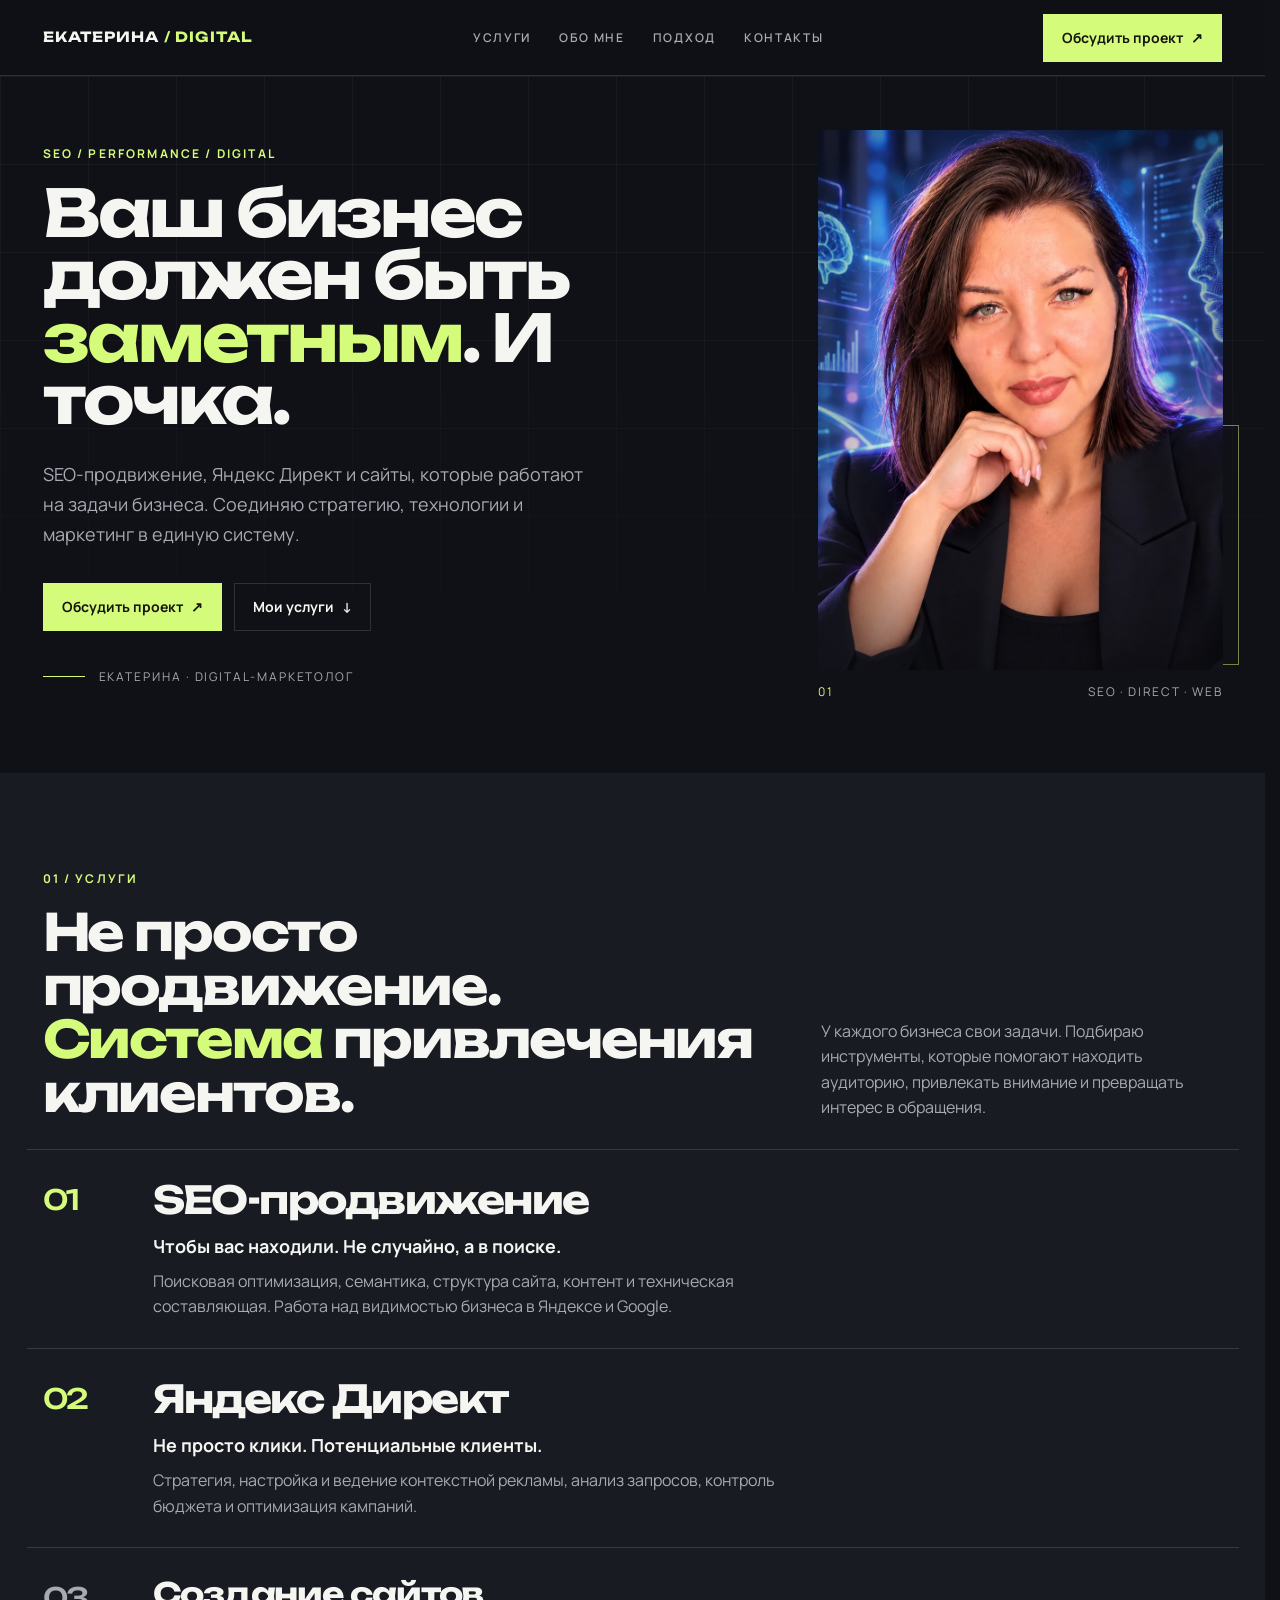
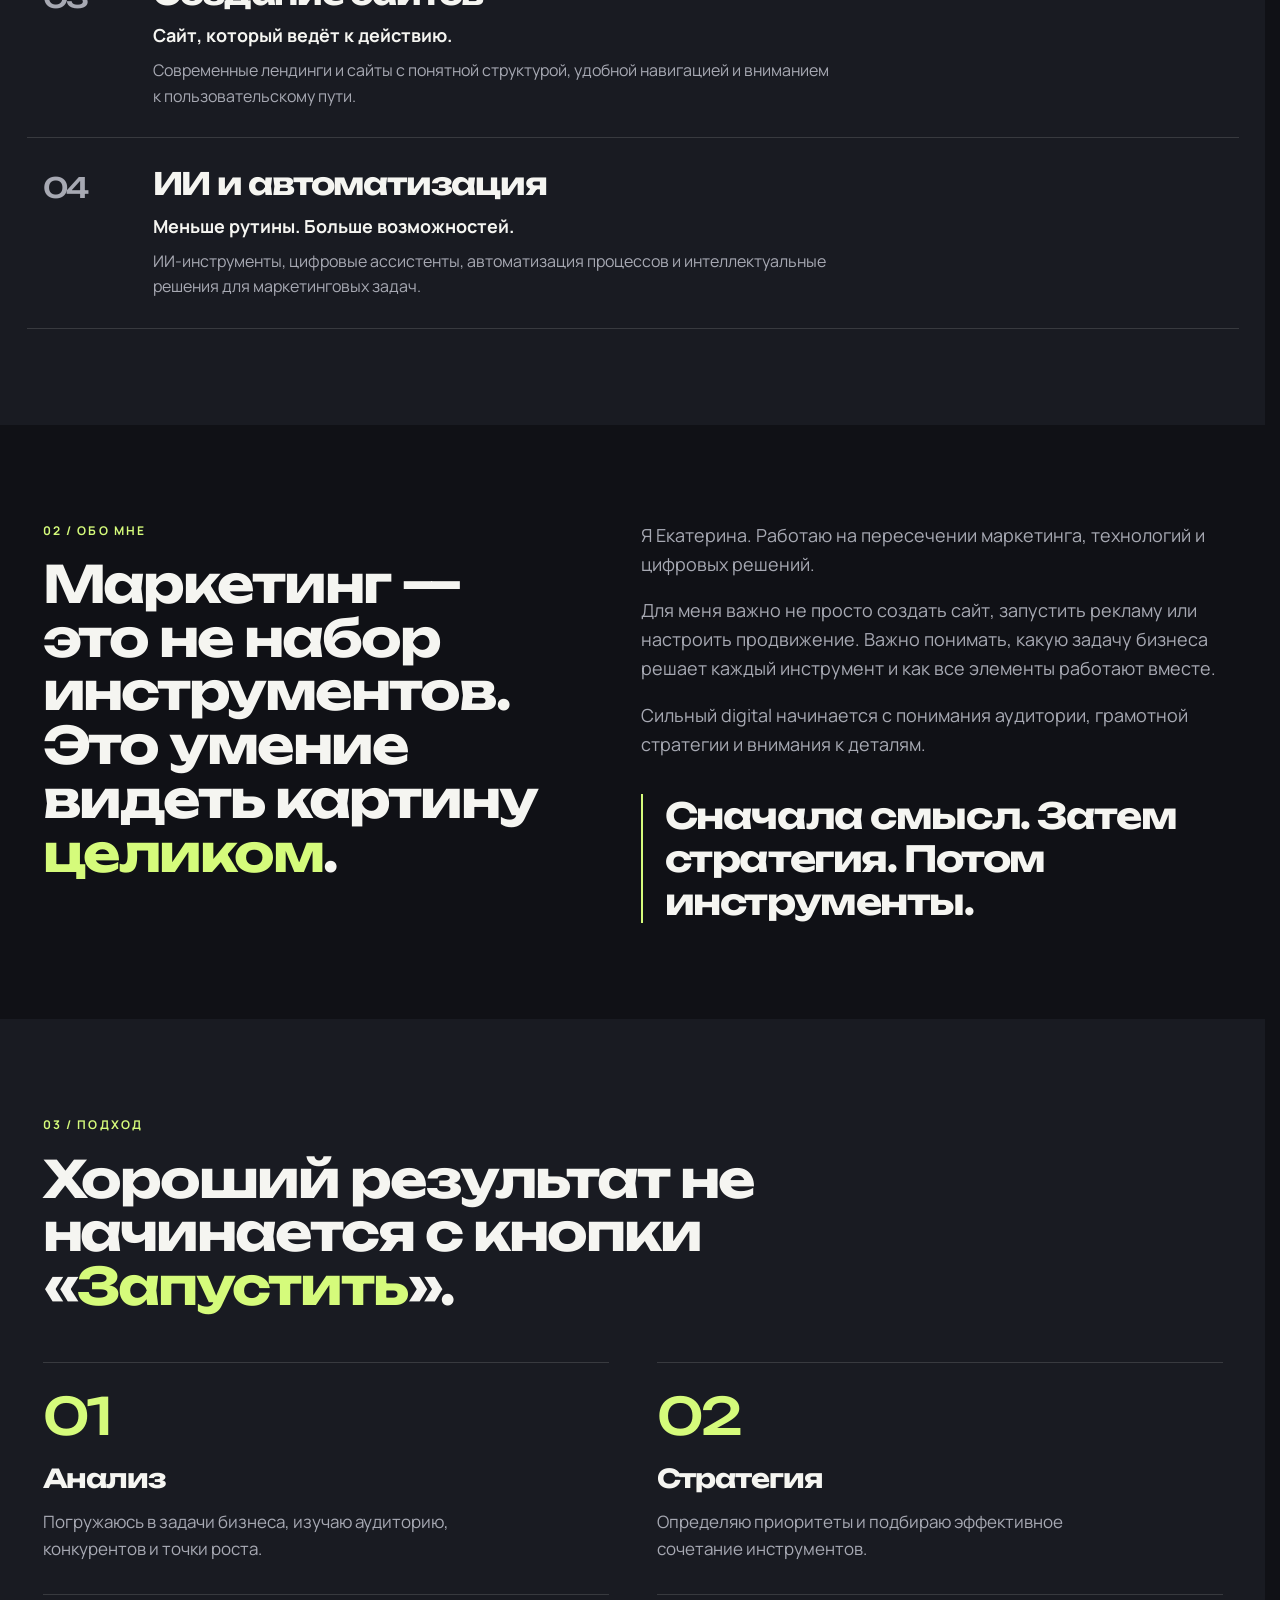
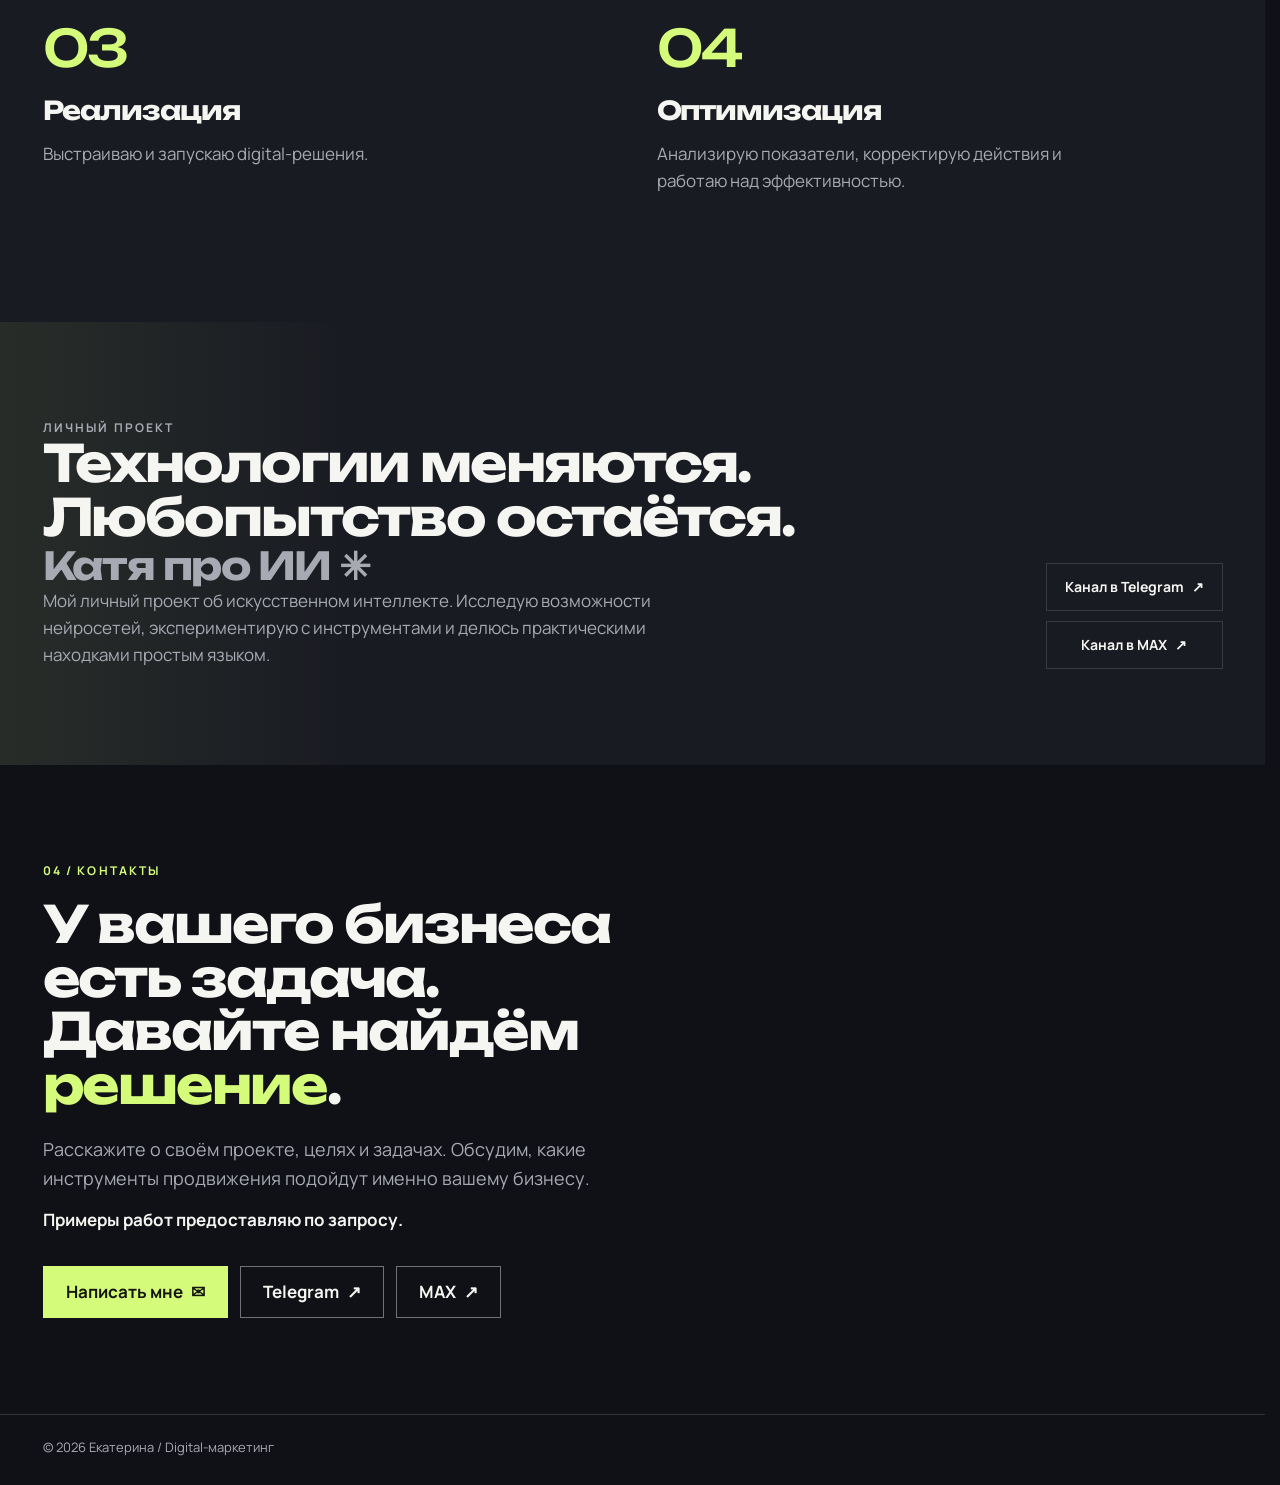
<file: index.html>
<!doctype html>
<html lang="ru">
<head>
<meta charset="utf-8">
<script>document.documentElement.classList.add("js");</script>
<!-- Канонический адрес: https://kat-web.ru/ -->
<meta name="viewport" content="width=device-width, initial-scale=1">
<meta name="theme-color" content="#101116">
<title>Екатерина — SEO-продвижение и Яндекс Директ | Digital-маркетолог</title>
<meta name="description" content="SEO-продвижение сайтов, настройка и ведение Яндекс Директ, создание сайтов и цифровые решения для бизнеса. Екатерина — специалист по digital-маркетингу. Обсудить проект.">
<meta name="robots" content="index, follow, max-image-preview:large">
<link rel="canonical" href="https://kat-web.ru/">
<meta property="og:locale" content="ru_RU">
<meta property="og:type" content="website">
<meta property="og:site_name" content="Екатерина — Digital-маркетинг">
<meta property="og:title" content="Екатерина — SEO-продвижение и Яндекс Директ | Digital-маркетолог">
<meta property="og:description" content="SEO-продвижение сайтов, настройка и ведение Яндекс Директ, создание сайтов и цифровые решения для бизнеса. Екатерина — специалист по digital-маркетингу. Обсудить проект.">
<meta property="og:url" content="https://kat-web.ru/">
<meta property="og:image" content="https://kat-web.ru/og-image.jpg">
<meta property="og:image:secure_url" content="https://kat-web.ru/og-image.jpg">
<meta property="og:image:type" content="image/jpeg">
<meta property="og:image:width" content="1200">
<meta property="og:image:height" content="630">
<meta property="og:image:alt" content="Екатерина — digital-маркетинг: SEO-продвижение и Яндекс Директ">
<meta name="twitter:card" content="summary_large_image">
<meta name="twitter:title" content="Екатерина — SEO-продвижение и Яндекс Директ | Digital-маркетолог">
<meta name="twitter:description" content="SEO-продвижение сайтов, настройка и ведение Яндекс Директ, создание сайтов и цифровые решения для бизнеса. Екатерина — специалист по digital-маркетингу. Обсудить проект.">
<meta name="twitter:image" content="https://kat-web.ru/og-image.jpg">
<link rel="icon" href="favicon.svg" type="image/svg+xml">
<link rel="preload" href="assets/fonts/unbounded-cyrillic.woff2" as="font" type="font/woff2" crossorigin>
<link rel="preload" as="image" href="assets/images/ekaterina.webp" type="image/webp" fetchpriority="high">
<link rel="stylesheet" href="assets/css/style.css">
<!-- Яндекс Вебмастер: после подтверждения сайта добавьте сюда <meta name="yandex-verification" content="КОД"> -->
<script type="application/ld+json">
{
  "@context": "https://schema.org",
  "@type": "Person",
  "name": "Екатерина",
  "jobTitle": "Специалист по digital-маркетингу",
  "description": "Digital-маркетинг: SEO-продвижение, контекстная реклама в Яндекс Директ, создание сайтов и внедрение цифровых инструментов.",
  "email": "katweb@bk.ru",
  "url": "https://kat-web.ru/",
  "image": "https://kat-web.ru/assets/images/ekaterina.webp",
  "sameAs": [
    "https://t.me/KaterinaAbora",
    "https://t.me/ai_s_katey",
    "https://max.ru/u/f9LHodD0cOK8-HxPPA3dqg0-fHJSx7zQ30fWcVkNC36_o7ZW6KzvtNd_kcQ",
    "https://max.ru/channel_katya_pro_al"
  ],
  "knowsAbout": [
    "Digital-маркетинг",
    "SEO",
    "Контекстная реклама",
    "Яндекс Директ",
    "Создание сайтов"
  ]
}
</script>
<noscript>
  <style>
    .reveal { opacity: 1 !important; transform: none !important; }
    @media (max-width: 960px) {
      .nav-toggle { display: none !important; }
      .nav {
        display: flex !important;
        position: static !important;
        width: 100%;
        margin-top: 8px;
        border: 0;
        background: transparent;
        padding: 0;
      }
      .header-inner { flex-wrap: wrap; height: auto; padding: 12px 0; }
    }
  </style>
</noscript>
</head>
<body>
<a class="skip-link" href="#hero-title">К содержанию</a>
<header class="header" id="top">
  <div class="container header-inner">
    <a class="brand" href="#top" aria-label="Екатерина — начало страницы">ЕКАТЕРИНА<span class="brand-suffix"> / DIGITAL</span></a>
    <nav class="nav" id="site-nav" aria-label="Основное меню">
      <a href="#services">Услуги</a>
      <a href="#about">Обо мне</a>
      <a href="#approach">Подход</a>
      <a href="#contacts">Контакты</a>
    </nav>
    <div class="header-tools">
      <a class="pill" href="https://t.me/KaterinaAbora" target="_blank" rel="noopener noreferrer" aria-label="Обсудить проект в Telegram">
        <span class="pill-full">Обсудить проект</span>
        <span class="pill-short">Обсудить</span>
        <span aria-hidden="true">↗</span>
      </a>
      <button class="nav-toggle" type="button" aria-expanded="false" aria-controls="site-nav" aria-label="Открыть меню">
        <span class="nav-toggle-icon" aria-hidden="true"><span></span><span></span><span></span></span>
      </button>
    </div>
  </div>
</header>
<main id="content">
  <section class="hero" aria-labelledby="hero-title">
    <div class="container hero-grid">
      <div class="hero-copy">
        <p class="eyebrow">SEO / Performance / Digital</p>
        <h1 id="hero-title" tabindex="-1">Ваш бизнес должен быть <em>заметным</em>. И точка.</h1>
        <p class="lead">SEO-продвижение, Яндекс Директ и сайты, которые работают на задачи бизнеса. Соединяю стратегию, технологии и маркетинг в единую систему.</p>
        <div class="buttons">
          <a class="button primary" href="https://t.me/KaterinaAbora" target="_blank" rel="noopener noreferrer">Обсудить проект <span aria-hidden="true">↗</span></a>
          <a class="button secondary" href="#services">Мои услуги <span aria-hidden="true">↓</span></a>
        </div>
        <p class="hero-rail">Екатерина · digital-маркетолог</p>
      </div>
      <div class="portrait-wrap">
        <div class="portrait-mark" aria-hidden="true"></div>
        <div class="portrait-frame">
          <img src="assets/images/ekaterina.webp" width="1200" height="1200" alt="Екатерина — специалист по digital-маркетингу" fetchpriority="high">
        </div>
        <p class="portrait-caption"><span>01</span> SEO · Direct · Web</p>
      </div>
    </div>
  </section>

  <section class="section section-alt" id="services" tabindex="-1" aria-labelledby="services-title">
    <div class="container">
      <div class="section-head reveal">
        <div>
          <p class="eyebrow">01 / Услуги</p>
          <h2 id="services-title">Не просто продвижение. <em>Система</em> привлечения клиентов.</h2>
        </div>
        <p class="section-desc">У каждого бизнеса свои задачи. Подбираю инструменты, которые помогают находить аудиторию, привлекать внимание и превращать интерес в обращения.</p>
      </div>
      <div class="services">
        <article class="service service-priority reveal">
          <span class="service-index">01</span>
          <div>
            <h3>SEO-продвижение</h3>
            <p class="service-line">Чтобы вас находили. Не случайно, а в поиске.</p>
            <p>Поисковая оптимизация, семантика, структура сайта, контент и техническая составляющая. Работа над видимостью бизнеса в Яндексе и Google.</p>
          </div>
        </article>
        <article class="service service-priority reveal">
          <span class="service-index">02</span>
          <div>
            <h3>Яндекс Директ</h3>
            <p class="service-line">Не просто клики. Потенциальные клиенты.</p>
            <p>Стратегия, настройка и ведение контекстной рекламы, анализ запросов, контроль бюджета и оптимизация кампаний.</p>
          </div>
        </article>
        <article class="service reveal">
          <span class="service-index">03</span>
          <div>
            <h3>Создание сайтов</h3>
            <p class="service-line">Сайт, который ведёт к действию.</p>
            <p>Современные лендинги и сайты с понятной структурой, удобной навигацией и вниманием к пользовательскому пути.</p>
          </div>
        </article>
        <article class="service reveal">
          <span class="service-index">04</span>
          <div>
            <h3>ИИ и автоматизация</h3>
            <p class="service-line">Меньше рутины. Больше возможностей.</p>
            <p>ИИ-инструменты, цифровые ассистенты, автоматизация процессов и интеллектуальные решения для маркетинговых задач.</p>
          </div>
        </article>
      </div>
    </div>
  </section>

  <section class="section" id="about" tabindex="-1" aria-labelledby="about-title">
    <div class="container about-grid">
      <div class="reveal">
        <p class="eyebrow">02 / Обо мне</p>
        <h2 id="about-title">Маркетинг — это не набор инструментов. Это умение видеть картину <em>целиком</em>.</h2>
      </div>
      <div class="about-copy reveal">
        <p>Я Екатерина. Работаю на пересечении маркетинга, технологий и цифровых решений.</p>
        <p>Для меня важно не просто создать сайт, запустить рекламу или настроить продвижение. Важно понимать, какую задачу бизнеса решает каждый инструмент и как все элементы работают вместе.</p>
        <p>Сильный digital начинается с понимания аудитории, грамотной стратегии и внимания к деталям.</p>
        <blockquote class="quote">Сначала смысл. Затем стратегия. Потом инструменты.</blockquote>
      </div>
    </div>
  </section>

  <section class="section section-alt" id="approach" tabindex="-1" aria-labelledby="approach-title">
    <div class="container">
      <div class="reveal">
        <p class="eyebrow">03 / Подход</p>
        <h2 id="approach-title">Хороший результат не начинается с кнопки «<em>Запустить</em>».</h2>
      </div>
      <ol class="steps">
        <li class="step reveal"><span>01</span><h3>Анализ</h3><p>Погружаюсь в задачи бизнеса, изучаю аудиторию, конкурентов и точки роста.</p></li>
        <li class="step reveal"><span>02</span><h3>Стратегия</h3><p>Определяю приоритеты и подбираю эффективное сочетание инструментов.</p></li>
        <li class="step reveal"><span>03</span><h3>Реализация</h3><p>Выстраиваю и запускаю digital-решения.</p></li>
        <li class="step reveal"><span>04</span><h3>Оптимизация</h3><p>Анализирую показатели, корректирую действия и работаю над эффективностью.</p></li>
      </ol>
    </div>
  </section>

  <section class="section journal" aria-labelledby="project-title">
    <div class="container journal-grid">
      <div class="reveal">
        <p class="eyebrow">Личный проект</p>
        <h2 id="project-title">Технологии меняются. Любопытство остаётся.</h2>
        <p class="journal-kicker">Катя про ИИ ✳</p>
        <p>Мой личный проект об искусственном интеллекте. Исследую возможности нейросетей, экспериментирую с инструментами и делюсь практическими находками простым языком.</p>
      </div>
      <div class="side-links reveal">
        <a class="chip" href="https://t.me/ai_s_katey" target="_blank" rel="noopener noreferrer">Канал в Telegram <span aria-hidden="true">↗</span></a>
        <a class="chip" href="https://max.ru/channel_katya_pro_al" target="_blank" rel="noopener noreferrer">Канал в MAX <span aria-hidden="true">↗</span></a>
      </div>
    </div>
  </section>

  <section class="section contact" id="contacts" tabindex="-1" aria-labelledby="contacts-title">
    <div class="container">
      <div class="reveal">
        <p class="eyebrow">04 / Контакты</p>
        <h2 id="contacts-title">У вашего бизнеса есть задача. Давайте найдём <em>решение</em>.</h2>
        <p class="contact-lead">Расскажите о своём проекте, целях и задачах. Обсудим, какие инструменты продвижения подойдут именно вашему бизнесу.</p>
        <p class="contact-note">Примеры работ предоставляю по запросу.</p>
      </div>
      <address class="contact-links">
        <a class="contact-mail" href="mailto:katweb@bk.ru">Написать мне <span aria-hidden="true">✉</span></a>
        <a href="https://t.me/KaterinaAbora" target="_blank" rel="noopener noreferrer">Telegram <span aria-hidden="true">↗</span></a>
        <a href="https://max.ru/u/f9LHodD0cOK8-HxPPA3dqg0-fHJSx7zQ30fWcVkNC36_o7ZW6KzvtNd_kcQ" target="_blank" rel="noopener noreferrer">MAX <span aria-hidden="true">↗</span></a>
      </address>
    </div>
  </section>
</main>
<footer class="footer">
  <div class="container footer-inner">
    <span>© <span id="year">2026</span> Екатерина / Digital-маркетинг</span>
  </div>
</footer>
<!-- Яндекс Метрика: вставьте код счётчика сюда, когда появится номер счётчика. Не добавляйте код с пустым или вымышленным id. -->
<script src="assets/js/main.js" defer></script>
</body>
</html>
</file>
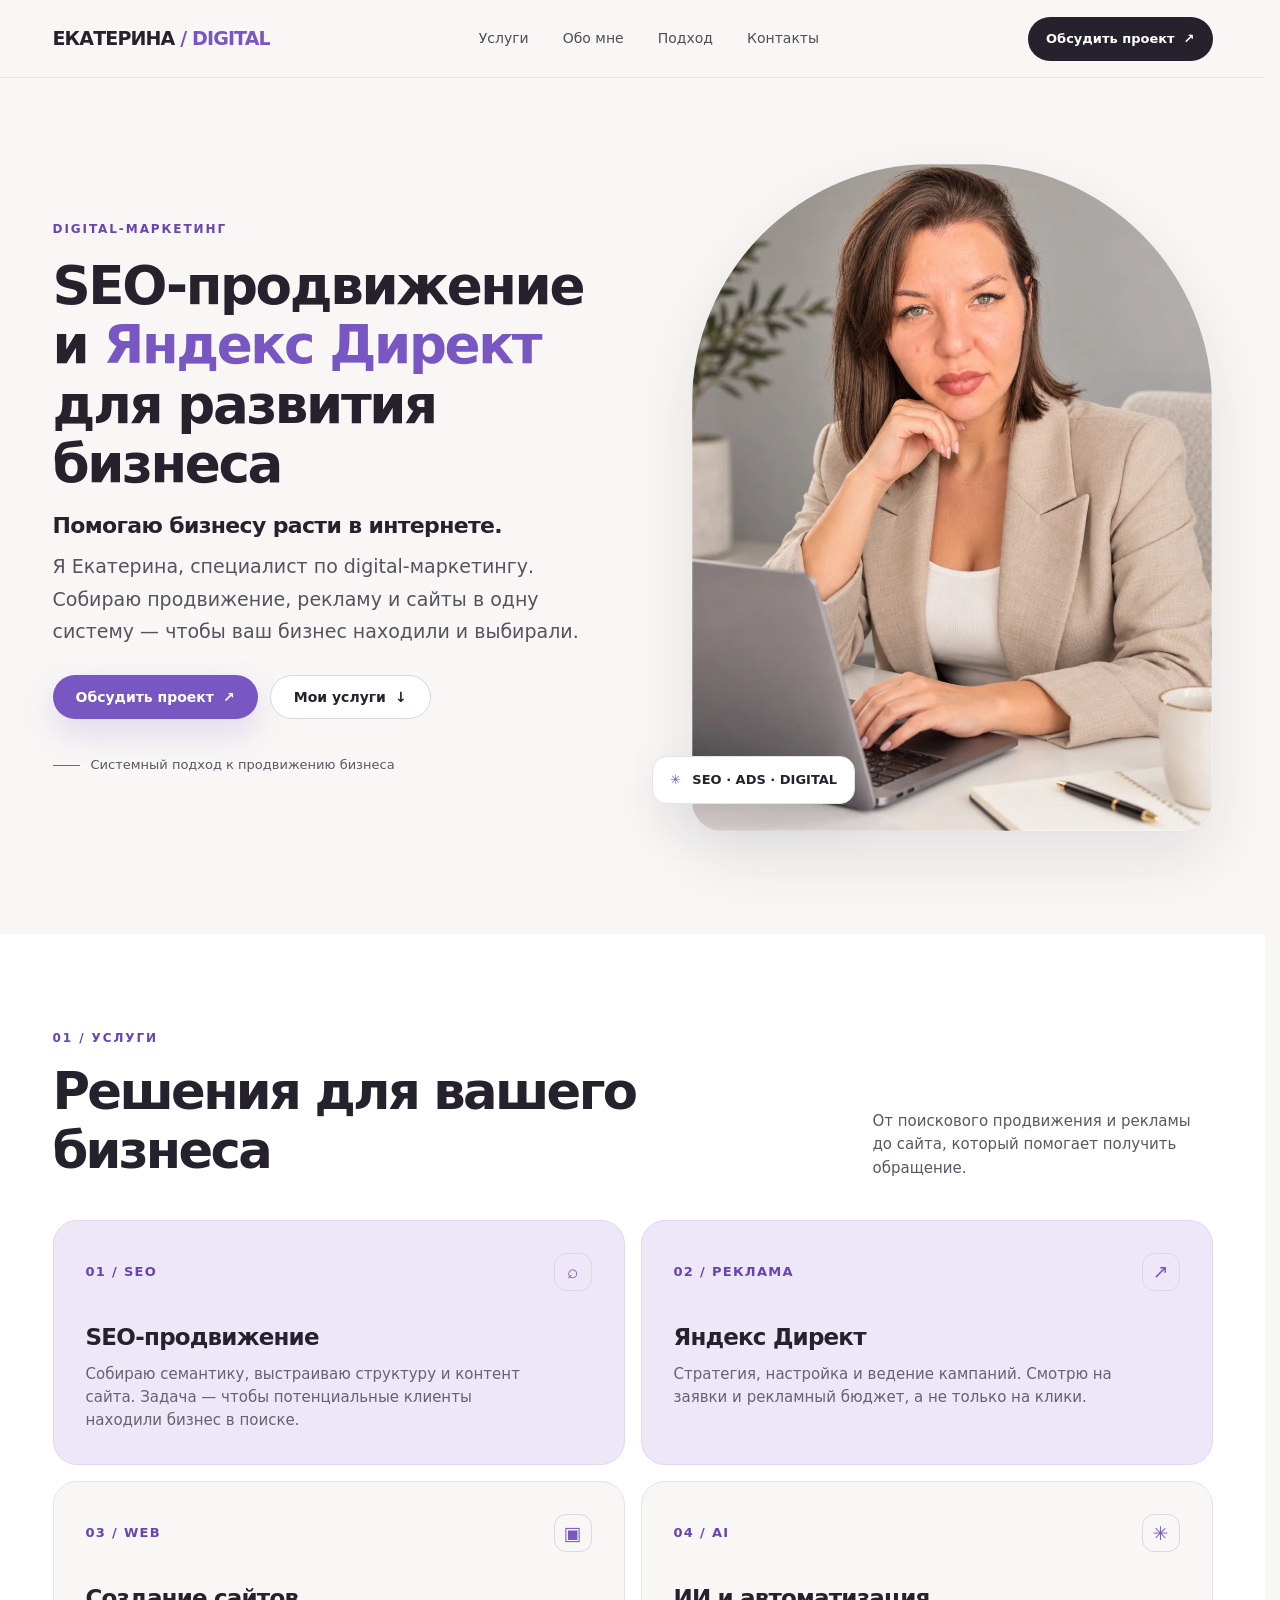
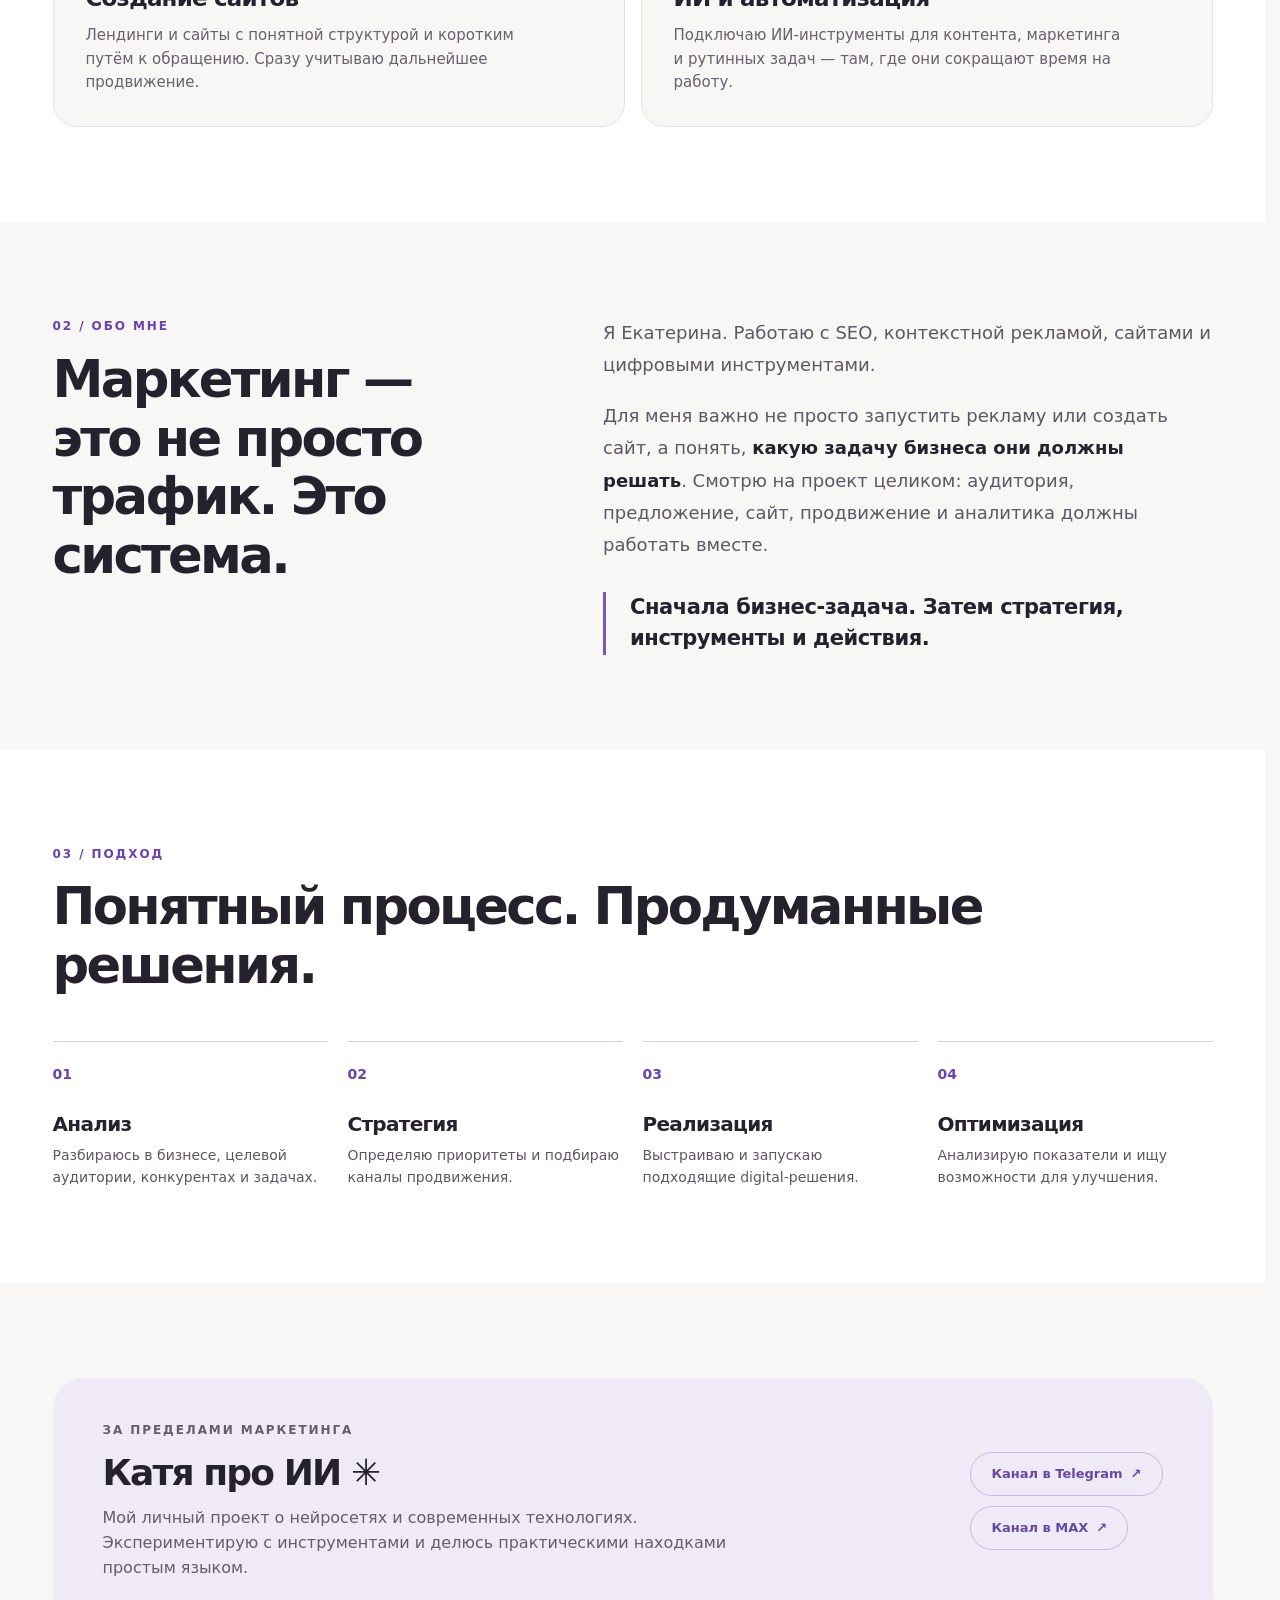
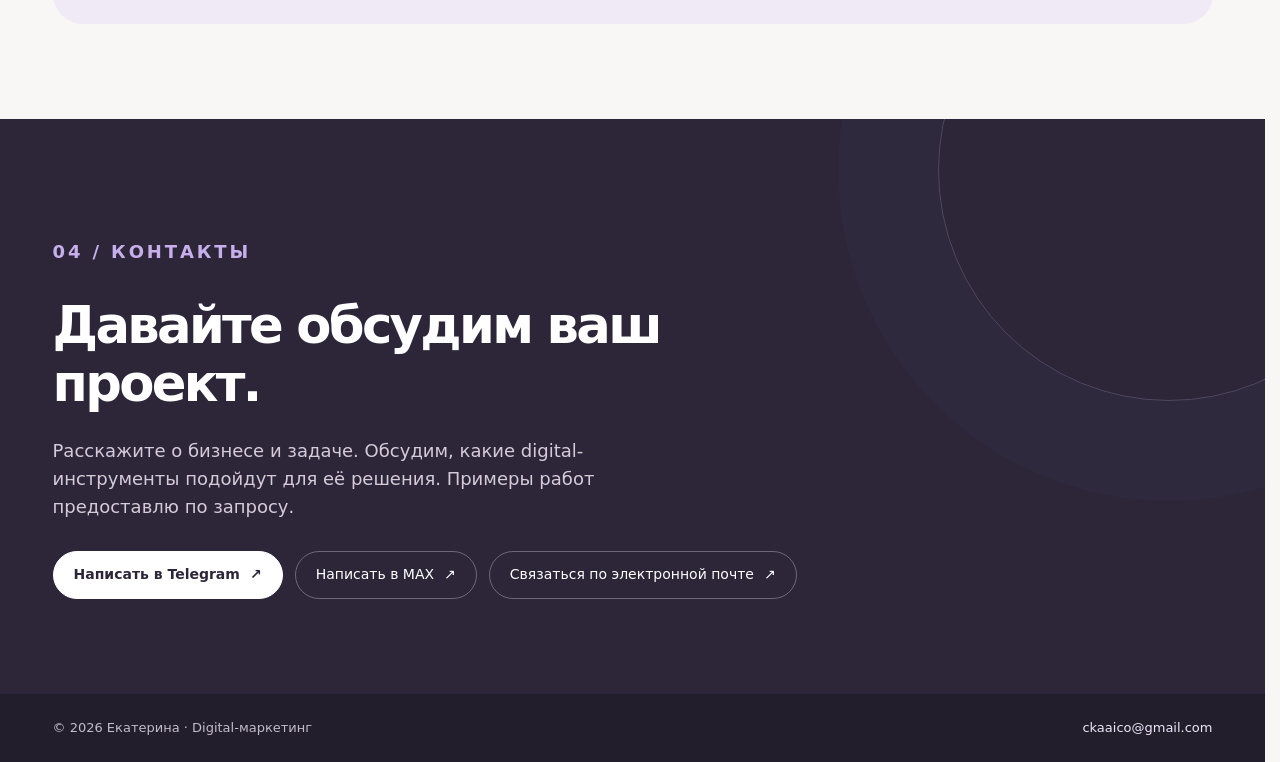
<file: public_html/index.html>
<!doctype html>
<html lang="ru">
<head>
<meta charset="utf-8">
<!--
  ПЕРЕД ЗАГРУЗКОЙ НА ХОСТИНГ замените REPLACE-WITH-YOUR-DOMAIN.ru
  на основной домен сайта в этом файле, в robots.txt и в sitemap.xml.
  Нужен адрес вида https://ваш-домен.ru/ — со слэшем в конце у главной страницы.
-->
<meta name="viewport" content="width=device-width, initial-scale=1">
<meta name="theme-color" content="#f8f7f5">
<title>Екатерина — SEO-продвижение и Яндекс Директ | Digital-маркетолог</title>
<meta name="description" content="SEO-продвижение сайтов, настройка и ведение Яндекс Директ, создание сайтов и цифровые решения для бизнеса. Екатерина — специалист по digital-маркетингу. Обсудить проект.">
<meta name="robots" content="index, follow, max-image-preview:large">
<link rel="canonical" href="https://REPLACE-WITH-YOUR-DOMAIN.ru/">
<meta property="og:locale" content="ru_RU">
<meta property="og:type" content="website">
<meta property="og:site_name" content="Екатерина — Digital-маркетинг">
<meta property="og:title" content="Екатерина — SEO-продвижение и Яндекс Директ | Digital-маркетолог">
<meta property="og:description" content="SEO-продвижение сайтов, настройка и ведение Яндекс Директ, создание сайтов и цифровые решения для бизнеса. Екатерина — специалист по digital-маркетингу. Обсудить проект.">
<meta property="og:url" content="https://REPLACE-WITH-YOUR-DOMAIN.ru/">
<meta property="og:image" content="https://REPLACE-WITH-YOUR-DOMAIN.ru/og-image.jpg">
<meta property="og:image:secure_url" content="https://REPLACE-WITH-YOUR-DOMAIN.ru/og-image.jpg">
<meta property="og:image:type" content="image/jpeg">
<meta property="og:image:width" content="1200">
<meta property="og:image:height" content="630">
<meta property="og:image:alt" content="Екатерина — digital-маркетинг: SEO-продвижение и Яндекс Директ">
<meta name="twitter:card" content="summary_large_image">
<meta name="twitter:title" content="Екатерина — SEO-продвижение и Яндекс Директ | Digital-маркетолог">
<meta name="twitter:description" content="SEO-продвижение сайтов, настройка и ведение Яндекс Директ, создание сайтов и цифровые решения для бизнеса. Екатерина — специалист по digital-маркетингу. Обсудить проект.">
<meta name="twitter:image" content="https://REPLACE-WITH-YOUR-DOMAIN.ru/og-image.jpg">
<link rel="icon" href="favicon.svg" type="image/svg+xml">
<link rel="preload" as="image" href="assets/images/ekaterina.webp" type="image/webp" fetchpriority="high">
<link rel="stylesheet" href="assets/css/style.css">
<!-- Яндекс Вебмастер: после подтверждения сайта добавьте сюда <meta name="yandex-verification" content="КОД"> -->
<script type="application/ld+json">
{
  "@context": "https://schema.org",
  "@type": "Person",
  "name": "Екатерина",
  "jobTitle": "Специалист по digital-маркетингу",
  "description": "Digital-маркетинг: SEO-продвижение, контекстная реклама в Яндекс Директ, создание сайтов и внедрение цифровых инструментов.",
  "email": "ckaaico@gmail.com",
  "url": "https://REPLACE-WITH-YOUR-DOMAIN.ru/",
  "image": "https://REPLACE-WITH-YOUR-DOMAIN.ru/assets/images/ekaterina.webp",
  "sameAs": [
    "https://t.me/KaterinaAbora",
    "https://t.me/ai_s_katey",
    "https://max.ru/u/f9LHodD0cOK8-HxPPA3dqg0-fHJSx7zQ30fWcVkNC36_o7ZW6KzvtNd_kcQ",
    "https://max.ru/channel_katya_pro_al"
  ],
  "knowsAbout": [
    "Digital-маркетинг",
    "SEO",
    "Контекстная реклама",
    "Яндекс Директ",
    "Создание сайтов"
  ]
}
</script>
<noscript>
  <style>
    @media (max-width: 900px) {
      .nav-toggle { display: none !important; }
      .nav {
        display: flex !important;
        position: static !important;
        flex-direction: column;
        width: 100%;
        margin-top: 8px;
        border: 0;
        box-shadow: none;
        background: transparent;
        padding: 0;
      }
      .header-inner { flex-wrap: wrap; }
    }
  </style>
</noscript>
</head>
<body>
<a class="skip-link" href="#hero-title">К содержанию</a>
<header class="header" id="top">
  <div class="container header-inner">
    <a class="brand" href="#top" aria-label="Екатерина — начало страницы">ЕКАТЕРИНА<span class="brand-suffix"> / DIGITAL</span></a>
    <nav class="nav" id="site-nav" aria-label="Основное меню">
      <a href="#services">Услуги</a>
      <a href="#about">Обо мне</a>
      <a href="#approach">Подход</a>
      <a href="#contacts">Контакты</a>
    </nav>
    <div class="header-tools">
      <a class="pill" href="https://t.me/KaterinaAbora" target="_blank" rel="noopener noreferrer" aria-label="Обсудить проект в Telegram">
        <span class="pill-full">Обсудить проект</span>
        <span class="pill-short">Обсудить</span>
        <span aria-hidden="true">↗</span>
      </a>
      <button class="nav-toggle" type="button" aria-expanded="false" aria-controls="site-nav" aria-label="Открыть меню">
        <span class="nav-toggle-icon" aria-hidden="true"><span></span><span></span><span></span></span>
      </button>
    </div>
  </div>
</header>
<main id="content">
  <section class="hero" aria-labelledby="hero-title">
    <div class="container hero-grid">
      <div class="hero-text">
        <p class="eyebrow">Digital-маркетинг</p>
        <h1 id="hero-title" tabindex="-1">SEO-продвижение и <em>Яндекс Директ</em> для развития бизнеса</h1>
        <p class="lead"><strong>Помогаю бизнесу расти в интернете.</strong> Я Екатерина, специалист по digital-маркетингу. Собираю продвижение, рекламу и сайты в одну систему — чтобы ваш бизнес находили и выбирали.</p>
        <div class="buttons">
          <a class="button primary" href="https://t.me/KaterinaAbora" target="_blank" rel="noopener noreferrer">Обсудить проект <span aria-hidden="true">↗</span></a>
          <a class="button secondary" href="#services">Мои услуги <span aria-hidden="true">↓</span></a>
        </div>
        <p class="hero-note">Системный подход к продвижению бизнеса</p>
      </div>
      <div class="portrait-wrap">
        <div class="orbit" aria-hidden="true"></div>
        <div class="portrait-frame">
          <img src="assets/images/ekaterina.webp" width="1000" height="1250" alt="Екатерина — специалист по digital-маркетингу" fetchpriority="high">
        </div>
        <div class="mini-label"><span aria-hidden="true">✳</span> SEO · ADS · DIGITAL</div>
      </div>
    </div>
  </section>

  <section class="section section-white" id="services" tabindex="-1" aria-labelledby="services-title">
    <div class="container">
      <div class="section-heading">
        <div>
          <p class="eyebrow">01 / Услуги</p>
          <h2 id="services-title">Решения для вашего бизнеса</h2>
        </div>
        <p class="section-desc">От поискового продвижения и рекламы до сайта, который помогает получить обращение.</p>
      </div>
      <div class="services">
        <article class="service feature">
          <div class="service-top"><span class="service-number">01 / SEO</span><span class="service-symbol" aria-hidden="true">⌕</span></div>
          <h3>SEO-продвижение</h3>
          <p>Собираю семантику, выстраиваю структуру и контент сайта. Задача — чтобы потенциальные клиенты находили бизнес в поиске.</p>
        </article>
        <article class="service feature">
          <div class="service-top"><span class="service-number">02 / РЕКЛАМА</span><span class="service-symbol" aria-hidden="true">↗</span></div>
          <h3>Яндекс Директ</h3>
          <p>Стратегия, настройка и ведение кампаний. Смотрю на заявки и рекламный бюджет, а не только на клики.</p>
        </article>
        <article class="service">
          <div class="service-top"><span class="service-number">03 / WEB</span><span class="service-symbol" aria-hidden="true">▣</span></div>
          <h3>Создание сайтов</h3>
          <p>Лендинги и сайты с понятной структурой и коротким путём к обращению. Сразу учитываю дальнейшее продвижение.</p>
        </article>
        <article class="service">
          <div class="service-top"><span class="service-number">04 / AI</span><span class="service-symbol" aria-hidden="true">✳</span></div>
          <h3>ИИ и автоматизация</h3>
          <p>Подключаю ИИ-инструменты для контента, маркетинга и рутинных задач — там, где они сокращают время на работу.</p>
        </article>
      </div>
    </div>
  </section>

  <section class="section" id="about" tabindex="-1" aria-labelledby="about-title">
    <div class="container about-grid">
      <div>
        <p class="eyebrow">02 / Обо мне</p>
        <h2 id="about-title">Маркетинг — это не просто трафик. Это система.</h2>
      </div>
      <div class="about-copy">
        <p>Я Екатерина. Работаю с SEO, контекстной рекламой, сайтами и цифровыми инструментами.</p>
        <p>Для меня важно не просто запустить рекламу или создать сайт, а понять, <strong>какую задачу бизнеса они должны решать</strong>. Смотрю на проект целиком: аудитория, предложение, сайт, продвижение и аналитика должны работать вместе.</p>
        <blockquote class="quote">Сначала бизнес-задача. Затем стратегия, инструменты и действия.</blockquote>
      </div>
    </div>
  </section>

  <section class="section section-white" id="approach" tabindex="-1" aria-labelledby="approach-title">
    <div class="container">
      <p class="eyebrow">03 / Подход</p>
      <h2 id="approach-title">Понятный процесс. Продуманные решения.</h2>
      <ol class="steps">
        <li class="step"><span>01</span><h3>Анализ</h3><p>Разбираюсь в бизнесе, целевой аудитории, конкурентах и задачах.</p></li>
        <li class="step"><span>02</span><h3>Стратегия</h3><p>Определяю приоритеты и подбираю каналы продвижения.</p></li>
        <li class="step"><span>03</span><h3>Реализация</h3><p>Выстраиваю и запускаю подходящие digital-решения.</p></li>
        <li class="step"><span>04</span><h3>Оптимизация</h3><p>Анализирую показатели и ищу возможности для улучшения.</p></li>
      </ol>
    </div>
  </section>

  <section class="section" aria-labelledby="project-title">
    <div class="container">
      <div class="side-project">
        <div>
          <p class="eyebrow">За пределами маркетинга</p>
          <h2 id="project-title">Катя про ИИ ✳</h2>
          <p>Мой личный проект о нейросетях и современных технологиях. Экспериментирую с инструментами и делюсь практическими находками простым языком.</p>
        </div>
        <div class="side-links">
          <a class="chip" href="https://t.me/ai_s_katey" target="_blank" rel="noopener noreferrer">Канал в Telegram <span aria-hidden="true">↗</span></a>
          <a class="chip" href="https://max.ru/channel_katya_pro_al" target="_blank" rel="noopener noreferrer">Канал в MAX <span aria-hidden="true">↗</span></a>
        </div>
      </div>
    </div>
  </section>

  <section class="section contact" id="contacts" tabindex="-1" aria-labelledby="contacts-title">
    <div class="container">
      <p class="eyebrow">04 / Контакты</p>
      <h2 id="contacts-title">Давайте обсудим ваш проект.</h2>
      <p>Расскажите о бизнесе и задаче. Обсудим, какие digital-инструменты подойдут для её решения. Примеры работ предоставлю по запросу.</p>
      <address class="contact-links">
        <a href="https://t.me/KaterinaAbora" target="_blank" rel="noopener noreferrer">Написать в Telegram <span aria-hidden="true">↗</span></a>
        <a href="https://max.ru/u/f9LHodD0cOK8-HxPPA3dqg0-fHJSx7zQ30fWcVkNC36_o7ZW6KzvtNd_kcQ" target="_blank" rel="noopener noreferrer">Написать в MAX <span aria-hidden="true">↗</span></a>
        <a href="mailto:ckaaico@gmail.com">Связаться по электронной почте <span aria-hidden="true">↗</span></a>
      </address>
    </div>
  </section>
</main>
<footer class="footer">
  <div class="container footer-inner">
    <span>© <span id="year">2026</span> Екатерина · Digital-маркетинг</span>
    <a href="mailto:ckaaico@gmail.com">ckaaico@gmail.com</a>
  </div>
</footer>
<!-- Яндекс Метрика: вставьте код счётчика сюда, когда появится номер счётчика. Не добавляйте код с пустым или вымышленным id. -->
<script src="assets/js/main.js" defer></script>
</body>
</html>
</file>
<file: assets/css/style.css>
@font-face {
  font-family: Unbounded;
  src: url("../fonts/unbounded-cyrillic.woff2") format("woff2");
  font-weight: 200 900;
  font-style: normal;
  font-display: swap;
  unicode-range: U+0301, U+0400-045F, U+0490-0491, U+04B0-04B1, U+2116;
}

@font-face {
  font-family: Unbounded;
  src: url("../fonts/unbounded-latin.woff2") format("woff2");
  font-weight: 200 900;
  font-style: normal;
  font-display: swap;
  unicode-range: U+0000-00FF, U+0131, U+0152-0153, U+02BB-02BC, U+02C6, U+02DA, U+02DC, U+0304, U+0308, U+0329, U+2000-206F, U+20AC, U+2122, U+2190-21FF, U+2212, U+2215, U+FEFF, U+FFFD;
}

@font-face {
  font-family: Manrope;
  src: url("../fonts/manrope-cyrillic.woff2") format("woff2");
  font-weight: 200 800;
  font-style: normal;
  font-display: swap;
  unicode-range: U+0301, U+0400-045F, U+0490-0491, U+04B0-04B1, U+2116;
}

@font-face {
  font-family: Manrope;
  src: url("../fonts/manrope-latin.woff2") format("woff2");
  font-weight: 200 800;
  font-style: normal;
  font-display: swap;
  unicode-range: U+0000-00FF, U+0131, U+0152-0153, U+02BB-02BC, U+02C6, U+02DA, U+02DC, U+0304, U+0308, U+0329, U+2000-206F, U+20AC, U+2122, U+2190-21FF, U+2212, U+2215, U+FEFF, U+FFFD;
}

:root {
  --bg: #101116;
  --bg-alt: #191b22;
  --ink: #f5f5f1;
  --muted: #a7a9b3;
  --lime: #d5fb7b;
  --line: rgba(245, 245, 241, 0.14);
  --header: 76px;
  color-scheme: dark;
}

* { box-sizing: border-box; }

html {
  scroll-behavior: smooth;
  background: var(--bg);
  scrollbar-gutter: stable;
}

body {
  margin: 0;
  background: var(--bg);
  color: var(--ink);
  font-family: Manrope, "Segoe UI", sans-serif;
  font-size: 17px;
  line-height: 1.6;
}

body.nav-lock { overflow: hidden; }

img { max-width: 100%; display: block; }

a { color: inherit; }

:focus-visible {
  outline: 2px solid var(--lime);
  outline-offset: 3px;
}

.skip-link {
  position: absolute;
  left: 16px;
  top: 12px;
  z-index: 40;
  transform: translateY(-160%);
  padding: 10px 16px;
  background: var(--lime);
  color: var(--bg);
  font-weight: 700;
  text-decoration: none;
}

.skip-link:focus { transform: none; }

.container {
  width: min(1180px, calc(100% - 64px));
  margin: auto;
}

.header {
  position: sticky;
  top: 0;
  z-index: 20;
  height: var(--header);
  background: rgba(16, 17, 22, 0.86);
  backdrop-filter: blur(16px);
  border-bottom: 1px solid var(--line);
}

.header-inner {
  position: relative;
  display: flex;
  align-items: center;
  justify-content: space-between;
  height: 100%;
  gap: 20px;
}

.brand {
  font-family: Unbounded, Manrope, sans-serif;
  font-size: 14px;
  font-weight: 700;
  letter-spacing: 0.08em;
  text-decoration: none;
  white-space: nowrap;
}

.brand span { color: var(--lime); }

.nav {
  display: flex;
  align-items: center;
  gap: 28px;
}

.nav a {
  color: var(--muted);
  font-size: 12px;
  font-weight: 600;
  letter-spacing: 0.14em;
  text-decoration: none;
  text-transform: uppercase;
  padding: 10px 0;
}

.nav a:hover { color: var(--lime); }

.header-tools {
  display: flex;
  align-items: center;
  gap: 10px;
  flex-shrink: 0;
}

.nav-toggle {
  display: none;
  width: 44px;
  height: 44px;
  padding: 0;
  border: 1px solid var(--line);
  background: transparent;
  color: var(--ink);
  align-items: center;
  justify-content: center;
  cursor: pointer;
}

.nav-toggle-icon {
  position: relative;
  display: block;
  width: 18px;
  height: 12px;
}

.nav-toggle-icon span {
  position: absolute;
  left: 0;
  width: 18px;
  height: 1.5px;
  background: currentColor;
  transition: transform 0.2s, opacity 0.2s, top 0.2s;
}

.nav-toggle-icon span:nth-child(1) { top: 0; }
.nav-toggle-icon span:nth-child(2) { top: 5px; }
.nav-toggle-icon span:nth-child(3) { top: 10px; }

.header.is-open .nav-toggle-icon span:nth-child(1) {
  top: 5px;
  transform: rotate(45deg);
}

.header.is-open .nav-toggle-icon span:nth-child(2) { opacity: 0; }

.header.is-open .nav-toggle-icon span:nth-child(3) {
  top: 5px;
  transform: rotate(-45deg);
}

.pill,
.button,
.chip {
  display: inline-flex;
  align-items: center;
  justify-content: center;
  gap: 8px;
  min-height: 48px;
  padding: 0 18px;
  border: 1px solid transparent;
  text-decoration: none;
  font-family: inherit;
  font-size: 14px;
  font-weight: 700;
  line-height: 1;
  cursor: pointer;
  transition: background 0.2s, color 0.2s, border-color 0.2s, transform 0.2s;
}

.pill,
.button.primary {
  background: var(--lime);
  color: #15160d;
}

.pill:hover,
.button.primary:hover { background: #e7ff9d; }

.pill-short { display: none; }

.button.secondary,
.chip {
  background: transparent;
  color: var(--ink);
  border-color: var(--line);
}

.button.secondary:hover,
.chip:hover {
  border-color: var(--lime);
  color: var(--lime);
}

.hero {
  position: relative;
  overflow: hidden;
  padding: 54px 0 72px;
}

.hero::before {
  content: "";
  position: absolute;
  inset: 0;
  background-image:
    linear-gradient(rgba(245, 245, 241, 0.045) 1px, transparent 1px),
    linear-gradient(90deg, rgba(245, 245, 241, 0.045) 1px, transparent 1px);
  background-size: 88px 88px;
  mask-image: linear-gradient(#000 20%, transparent 92%);
  pointer-events: none;
}

.hero-grid {
  position: relative;
  display: grid;
  grid-template-columns: minmax(0, 1.28fr) minmax(260px, 0.72fr);
  gap: 56px;
  align-items: center;
}

.hero-grid > * { min-width: 0; }

.eyebrow {
  margin: 0 0 18px;
  color: var(--lime);
  font-size: 12px;
  font-weight: 700;
  letter-spacing: 0.18em;
  text-transform: uppercase;
}

h1, h2, h3 { overflow-wrap: break-word; }

h1 {
  margin: 0;
  font-family: Unbounded, Manrope, sans-serif;
  font-size: clamp(42px, 5.1vw, 78px);
  font-weight: 700;
  line-height: 0.96;
  letter-spacing: -0.045em;
  scroll-margin-top: 96px;
}

h1 em,
h2 em {
  font-style: normal;
  color: var(--lime);
}

.lead {
  max-width: 560px;
  margin: 28px 0 0;
  color: var(--muted);
  font-size: 18px;
  line-height: 1.65;
}

.buttons {
  display: flex;
  flex-wrap: wrap;
  gap: 12px;
  margin-top: 34px;
}

.hero-rail {
  display: flex;
  align-items: center;
  gap: 14px;
  margin: 36px 0 0;
  color: var(--muted);
  font-size: 12px;
  letter-spacing: 0.16em;
  text-transform: uppercase;
}

.hero-rail::before {
  content: "";
  width: 42px;
  height: 1px;
  background: var(--lime);
}

.portrait-wrap {
  position: relative;
  width: min(100%, 420px);
  justify-self: end;
}

.portrait-mark {
  position: absolute;
  right: -16px;
  bottom: 36px;
  width: 38%;
  height: 42%;
  border: 1px solid rgba(213, 251, 123, 0.5);
  pointer-events: none;
}

.portrait-frame {
  position: relative;
  overflow: hidden;
  background: #1c1e27;
  aspect-ratio: 3 / 4;
}

.portrait-frame img {
  width: 100%;
  height: 100%;
  object-fit: cover;
  object-position: 42% 36%;
}

.portrait-frame::after {
  content: "";
  position: absolute;
  inset: 0;
  pointer-events: none;
  background:
    linear-gradient(180deg, rgba(16, 17, 22, 0.2), transparent 18% 76%, rgba(16, 17, 22, 0.42)),
    linear-gradient(90deg, rgba(16, 17, 22, 0.34), transparent 24% 76%, rgba(16, 17, 22, 0.4));
}

.portrait-caption {
  display: flex;
  justify-content: space-between;
  gap: 12px;
  margin: 12px 0 0;
  color: var(--muted);
  font-size: 12px;
  letter-spacing: 0.14em;
  text-transform: uppercase;
}

.portrait-caption span { color: var(--lime); }

.section {
  padding: 96px 0;
  scroll-margin-top: 88px;
}

.section-alt { background: var(--bg-alt); }

.section-head {
  display: grid;
  grid-template-columns: minmax(0, 1.3fr) minmax(240px, 0.7fr);
  gap: 32px;
  align-items: end;
  margin-bottom: 18px;
}

.section-desc {
  margin: 0;
  color: var(--muted);
  font-size: 16px;
}

h2 {
  margin: 0;
  max-width: 16ch;
  font-family: Unbounded, Manrope, sans-serif;
  font-size: clamp(32px, 4vw, 56px);
  font-weight: 700;
  line-height: 1.05;
  letter-spacing: -0.04em;
}

.services { margin-top: 28px; }

.service {
  display: grid;
  grid-template-columns: 92px minmax(0, 1fr);
  gap: 18px;
  margin: 0 -16px;
  padding: 28px 16px;
  border-top: 1px solid var(--line);
  transition: background 0.25s;
}

.service:last-child { border-bottom: 1px solid var(--line); }

.service:hover { background: rgba(213, 251, 123, 0.04); }

.service-index {
  font-family: Unbounded, Manrope, sans-serif;
  font-size: 28px;
  font-weight: 500;
  letter-spacing: -0.04em;
  color: var(--muted);
  transition: color 0.25s;
}

.service:hover .service-index,
.service-priority .service-index { color: var(--lime); }

.service h3 {
  margin: 0;
  font-family: Unbounded, Manrope, sans-serif;
  font-size: clamp(24px, 2.4vw, 34px);
  font-weight: 700;
  letter-spacing: -0.04em;
  line-height: 1.15;
}

.service-priority h3 { font-size: clamp(28px, 3vw, 42px); }

.service-line {
  margin: 10px 0 0;
  color: var(--ink);
  font-size: 18px;
  font-weight: 700;
}

.service p:last-child {
  max-width: 680px;
  margin: 8px 0 0;
  color: var(--muted);
  font-size: 16px;
}

.about-grid {
  display: grid;
  grid-template-columns: minmax(0, 0.95fr) minmax(0, 1.05fr);
  gap: 72px;
  align-items: start;
}

.about-copy p {
  margin: 0 0 18px;
  color: var(--muted);
  font-size: 18px;
}

.about-copy p:last-of-type { margin-bottom: 0; }

.quote {
  margin: 36px 0 0;
  padding: 0 0 0 22px;
  border: 0;
  border-left: 2px solid var(--lime);
  color: var(--ink);
  font-family: Unbounded, Manrope, sans-serif;
  font-size: clamp(26px, 2.8vw, 40px);
  font-weight: 700;
  line-height: 1.2;
  letter-spacing: -0.04em;
}

.steps {
  display: grid;
  grid-template-columns: 1fr 1fr;
  gap: 0 48px;
  margin: 48px 0 0;
  padding: 0;
  list-style: none;
}

.step {
  padding: 28px 0 32px;
  border-top: 1px solid var(--line);
}

.step span {
  display: block;
  color: var(--lime);
  font-family: Unbounded, Manrope, sans-serif;
  font-size: clamp(40px, 4vw, 64px);
  font-weight: 500;
  line-height: 1;
  letter-spacing: -0.05em;
}

.step h3 {
  margin: 16px 0 8px;
  font-family: Unbounded, Manrope, sans-serif;
  font-size: 26px;
  letter-spacing: -0.04em;
}

.step p {
  margin: 0;
  max-width: 42ch;
  color: var(--muted);
}

.journal {
  background:
    linear-gradient(90deg, rgba(213, 251, 123, 0.08), transparent 28%),
    var(--bg-alt);
}

.journal h2 { max-width: 18ch; }

.journal-grid {
  display: grid;
  grid-template-columns: minmax(0, 1fr) auto;
  gap: 40px;
  align-items: end;
}

.journal-kicker {
  margin: 22px 0 12px;
  font-family: Unbounded, Manrope, sans-serif;
  font-size: clamp(28px, 3vw, 40px);
  font-weight: 700;
  letter-spacing: -0.04em;
  line-height: 1.1;
}

.journal p {
  max-width: 62ch;
  margin: 0;
  color: var(--muted);
}

.side-links {
  display: flex;
  flex-direction: column;
  align-items: stretch;
  gap: 10px;
}

.contact h2 { max-width: 14ch; }

.contact-lead {
  max-width: 560px;
  margin: 22px 0 0;
  color: var(--muted);
  font-size: 18px;
}

.contact-note {
  margin: 14px 0 0;
  color: var(--ink);
  font-weight: 700;
}

.contact-links {
  display: flex;
  flex-wrap: wrap;
  align-items: center;
  gap: 12px;
  margin: 32px 0 0;
  font-style: normal;
}

.contact-links a {
  display: inline-flex;
  align-items: center;
  justify-content: center;
  gap: 8px;
  height: 52px;
  padding: 0 22px;
  border: 1px solid rgba(245, 245, 241, 0.42);
  background: transparent;
  color: var(--ink);
  text-decoration: none;
  font-weight: 700;
  white-space: nowrap;
  transition: background 0.25s ease, color 0.25s ease, border-color 0.25s ease, transform 0.25s ease;
}

.contact-links a:hover { transform: translateY(-2px); }

.contact-links a.contact-mail {
  background: var(--lime);
  border-color: var(--lime);
  color: #15160d;
}

.contact-links a.contact-mail:hover { background: #e7ff9d; }

.contact-links a:not(.contact-mail):hover {
  border-color: var(--lime);
  color: var(--lime);
  background: rgba(213, 251, 123, 0.08);
}

.footer {
  padding: 22px 0 28px;
  border-top: 1px solid var(--line);
  color: var(--muted);
  font-size: 13px;
}

.footer-inner {
  display: flex;
  justify-content: space-between;
  gap: 16px;
}

.footer a { color: var(--ink); text-decoration: none; }

.footer a:hover { color: var(--lime); }

.js .reveal {
  opacity: 0;
  transform: translateY(18px);
}

.js .reveal.is-in {
  opacity: 1;
  transform: none;
  transition: opacity 0.7s ease, transform 0.7s ease;
}

@media (prefers-reduced-motion: no-preference) {
  .hero-copy > * {
    animation: rise 0.8s ease both;
  }

  .hero-copy > *:nth-child(2) { animation-delay: 0.08s; }
  .hero-copy > *:nth-child(3) { animation-delay: 0.16s; }
  .hero-copy > *:nth-child(4) { animation-delay: 0.24s; }
  .hero-copy > *:nth-child(5) { animation-delay: 0.32s; }

  .portrait-mark {
    animation: line-in 1.1s ease both;
  }
}

@keyframes rise {
  from { opacity: 0; transform: translateY(16px); }
  to { opacity: 1; transform: none; }
}

@keyframes line-in {
  from { opacity: 0; transform: translate(10px, 10px); }
  to { opacity: 1; transform: none; }
}

@media (max-width: 960px) {
  .nav-toggle { display: inline-flex; }

  .nav {
    display: none;
    position: absolute;
    z-index: 30;
    top: calc(100% + 8px);
    left: 0;
    right: 0;
    flex-direction: column;
    align-items: stretch;
    gap: 0;
    padding: 8px 0;
    background: #16181f;
    border: 1px solid var(--line);
  }

  .header.is-open .nav { display: flex; }

  .nav a {
    min-height: 48px;
    padding: 12px 16px;
    font-size: 15px;
    letter-spacing: 0.08em;
  }
}

@media (max-width: 860px) {
  .container { width: min(100% - 40px, 720px); }
  .hero { padding: 36px 0 56px; }
  .hero-grid,
  .section-head,
  .about-grid,
  .journal-grid { grid-template-columns: 1fr; }
  .hero-grid { gap: 36px; }
  .portrait-wrap { max-width: 420px; justify-self: start; }
  .portrait-mark { right: 10px; bottom: 42px; }
  h2 { max-width: none; }
  .section { padding: 72px 0; }
  .steps { grid-template-columns: 1fr; gap: 0; }
  .side-links { align-items: flex-start; }
}

@media (max-width: 640px) {
  .container { width: calc(100% - 32px); }
  .header { --header: 68px; }
  .brand { font-size: 12px; letter-spacing: 0.04em; }
  .hero-rail { letter-spacing: 0.08em; }
  h1 { font-size: clamp(34px, 10.5vw, 48px); }
  .lead, .about-copy p, .contact-lead { font-size: 16px; }
  .service { grid-template-columns: 1fr; gap: 8px; padding: 22px 0; }
  .service-index { font-size: 20px; }
  .contact-links { flex-direction: column; align-items: stretch; }
  .contact-links a { width: 100%; }
  .footer-inner { flex-direction: column; }
  .quote { font-size: 24px; }
}

@media (max-width: 420px) {
  .brand-suffix { display: none; }
  .pill { padding: 0 12px; }
}

@media (max-width: 360px) {
  .pill-full { display: none; }
  .pill-short { display: inline; }
}

@media (prefers-reduced-motion: reduce) {
  html { scroll-behavior: auto; }

  *,
  *::before,
  *::after {
    animation: none !important;
    transition: none !important;
  }

  .js .reveal {
    opacity: 1;
    transform: none;
  }

  .contact-links a:hover { transform: none; }
}

section[tabindex="-1"]:focus { outline: none; }
</file>
<file: public_html/assets/css/style.css>
:root {
  --ink: #25222e;
  --muted: #5c5664;
  --paper: #f8f7f5;
  --white: #fff;
  --violet: #7957c2;
  --violet-ink: #6843b3;
  --line: #e7e2e7;
  --lav: #ede7f7;
  --radius: 24px;
  color-scheme: light;
}

* { box-sizing: border-box; }

html {
  scroll-behavior: smooth;
  background: var(--paper);
  scrollbar-gutter: stable;
}

body {
  margin: 0;
  background: var(--paper);
  color: var(--ink);
  font-family: Inter, "Segoe UI", system-ui, -apple-system, BlinkMacSystemFont, Arial, sans-serif;
  line-height: 1.55;
}

body.nav-lock { overflow: hidden; }

img { max-width: 100%; }

a { color: inherit; }

a:focus-visible,
button:focus-visible,
.skip-link:focus-visible {
  outline: 3px solid var(--ink);
  outline-offset: 3px;
}

.contact a:focus-visible,
.footer a:focus-visible {
  outline-color: #fff;
}

.skip-link {
  position: absolute;
  left: 16px;
  top: 12px;
  z-index: 30;
  transform: translateY(-160%);
  padding: 10px 16px;
  border-radius: 999px;
  background: #fff;
  color: var(--ink);
  font-weight: 700;
  text-decoration: none;
}

.skip-link:focus {
  transform: none;
}

.container {
  width: min(1160px, calc(100% - 48px));
  margin: auto;
}

.header {
  position: sticky;
  top: 0;
  z-index: 10;
  background: rgba(248, 247, 245, 0.93);
  backdrop-filter: blur(16px);
  border-bottom: 1px solid rgba(231, 226, 231, 0.8);
}

.header-inner {
  position: relative;
  display: flex;
  justify-content: space-between;
  align-items: center;
  min-height: 77px;
  gap: 18px;
}

.brand {
  font-size: 19px;
  font-weight: 800;
  letter-spacing: -0.045em;
  text-decoration: none;
  white-space: nowrap;
}

.brand span { color: var(--violet); }

.nav {
  display: flex;
  gap: 30px;
  align-items: center;
}

.nav a {
  text-decoration: none;
  color: #514c57;
  font-size: 14px;
  font-weight: 500;
  padding: 10px 2px;
}

.nav a:hover { color: var(--violet-ink); }

.header-tools {
  display: flex;
  align-items: center;
  gap: 8px;
  flex-shrink: 0;
}

.nav-toggle {
  display: none;
  width: 44px;
  height: 44px;
  padding: 0;
  border: 1px solid #dcd4e3;
  border-radius: 14px;
  background: #fff;
  color: var(--ink);
  align-items: center;
  justify-content: center;
  flex-shrink: 0;
  cursor: pointer;
}

.nav-toggle-icon {
  position: relative;
  display: block;
  width: 18px;
  height: 14px;
}

.nav-toggle-icon span {
  position: absolute;
  left: 0;
  width: 18px;
  height: 2px;
  border-radius: 2px;
  background: currentColor;
  transition: transform 0.2s, opacity 0.2s, top 0.2s;
}

.nav-toggle-icon span:nth-child(1) { top: 0; }
.nav-toggle-icon span:nth-child(2) { top: 6px; }
.nav-toggle-icon span:nth-child(3) { top: 12px; }

.header.is-open .nav-toggle-icon span:nth-child(1) {
  top: 6px;
  transform: rotate(45deg);
}

.header.is-open .nav-toggle-icon span:nth-child(2) { opacity: 0; }

.header.is-open .nav-toggle-icon span:nth-child(3) {
  top: 6px;
  transform: rotate(-45deg);
}

.pill,
.button {
  display: inline-flex;
  align-items: center;
  justify-content: center;
  gap: 9px;
  min-height: 44px;
  border-radius: 999px;
  text-decoration: none;
  font-weight: 700;
  font-family: inherit;
  line-height: 1.2;
  transition: transform 0.2s, background 0.2s, box-shadow 0.2s, border-color 0.2s;
}

.pill {
  padding: 0 18px;
  background: var(--ink);
  color: #fff;
  font-size: 13px;
}

.pill-short { display: none; }

.pill:hover,
.button:hover { transform: translateY(-2px); }

button { font-family: inherit; }

.hero {
  padding: 86px 0 103px;
  overflow: hidden;
}

.hero-grid {
  display: grid;
  grid-template-columns: 1.05fr 0.95fr;
  align-items: center;
  gap: 64px;
}

.hero-grid > *,
.services > *,
.about-grid > *,
.steps > * { min-width: 0; }

.eyebrow {
  margin: 0;
  font-size: 12px;
  letter-spacing: 0.16em;
  font-weight: 800;
  text-transform: uppercase;
  color: var(--violet-ink);
}

h1, h2, h3, p { margin-top: 0; }

h1, h2, h3 { overflow-wrap: break-word; }

h1 {
  font-size: clamp(32px, 4.15vw, 56px);
  line-height: 1.12;
  letter-spacing: -0.045em;
  font-weight: 800;
  margin: 18px 0 16px;
  scroll-margin-top: 96px;
}

h1 em {
  font-style: normal;
  color: var(--violet);
}

.lead {
  margin: 0;
  font-size: 19px;
  line-height: 1.7;
  color: #58515f;
  max-width: 560px;
}

.lead strong {
  display: block;
  margin-bottom: 10px;
  color: var(--ink);
  font-size: clamp(18px, 2vw, 22px);
  font-weight: 600;
  letter-spacing: -0.03em;
  line-height: 1.35;
}

.buttons {
  display: flex;
  gap: 12px;
  flex-wrap: wrap;
  margin-top: 28px;
}

.button {
  padding: 0 23px;
  font-size: 14px;
}

.button.primary {
  background: var(--violet);
  color: #fff;
  box-shadow: 0 14px 35px rgba(121, 87, 194, 0.19);
}

.button.primary:hover { background: #6843b3; }

.button.secondary {
  border: 1px solid #dcd4e3;
  background: #fff;
  color: var(--ink);
}

.hero-note {
  display: flex;
  gap: 11px;
  align-items: center;
  margin: 36px 0 0;
  font-size: 13px;
  color: var(--muted);
}

.hero-note::before {
  content: "";
  display: block;
  width: 27px;
  height: 1px;
  background: var(--violet);
  flex-shrink: 0;
}

.portrait-wrap { position: relative; }

.orbit {
  position: absolute;
  border: 1px solid #d8cbed;
  border-radius: 50%;
  height: 530px;
  width: 530px;
  right: -85px;
  top: 5%;
  z-index: -1;
}

.portrait-frame {
  position: relative;
  isolation: isolate;
  border-radius: 240px 240px 30px 30px;
  overflow: hidden;
  background: #e9e3e0;
  box-shadow: 0 26px 65px rgba(43, 34, 52, 0.1);
  aspect-ratio: 0.78;
}

.portrait-frame img {
  height: 100%;
  width: 100%;
  object-fit: cover;
  object-position: 50% 28%;
  display: block;
}

.portrait-frame::after {
  content: "";
  position: absolute;
  inset: 0;
  box-shadow: inset 0 0 0 1px rgba(255, 255, 255, 0.25);
  pointer-events: none;
}

.mini-label {
  position: absolute;
  bottom: 27px;
  left: -40px;
  background: #fff;
  border: 1px solid var(--line);
  box-shadow: 0 18px 50px rgba(35, 26, 55, 0.08);
  border-radius: 15px;
  padding: 13px 17px;
  font-weight: 700;
  font-size: 13px;
}

.mini-label span {
  color: var(--violet);
  margin-right: 7px;
}

.section {
  padding: 95px 0;
  scroll-margin-top: 96px;
}

.section-white { background: var(--white); }

.section-heading {
  display: flex;
  justify-content: space-between;
  align-items: end;
  gap: 30px;
  margin-bottom: 40px;
}

.section-heading h2 { max-width: 720px; }

h2 {
  font-size: clamp(34px, 4vw, 52px);
  letter-spacing: -0.052em;
  line-height: 1.15;
  margin: 14px 0 0;
}

h3 {
  font-size: 23px;
  letter-spacing: -0.035em;
  line-height: 1.3;
  margin-bottom: 10px;
}

.section-desc {
  max-width: 340px;
  color: var(--muted);
  font-size: 15px;
  margin: 0;
}

.services {
  display: grid;
  grid-template-columns: repeat(2, minmax(0, 1fr));
  gap: 16px;
}

.service {
  border: 1px solid var(--line);
  background: var(--paper);
  padding: 32px;
  border-radius: var(--radius);
  min-height: 228px;
}

.service.feature {
  background: var(--lav);
  border-color: #e2d7f1;
}

.service-top {
  display: flex;
  justify-content: space-between;
  align-items: center;
  margin-bottom: 32px;
}

.service-number {
  font-size: 13px;
  letter-spacing: 0.1em;
  font-weight: 800;
  color: var(--violet-ink);
}

.service-symbol {
  width: 38px;
  height: 38px;
  border: 1px solid #dfd6e5;
  border-radius: 12px;
  display: grid;
  place-items: center;
  color: var(--violet);
  font-size: 19px;
}

.service p {
  margin: 0;
  color: #68616e;
  max-width: 460px;
  font-size: 15px;
}

.about-grid {
  display: grid;
  grid-template-columns: 0.85fr 1.15fr;
  gap: 100px;
}

.about-copy {
  font-size: 18px;
  color: #5e5764;
  line-height: 1.8;
}

.about-copy p { margin: 0 0 1em; }

.about-copy p:last-of-type { margin-bottom: 0; }

.about-copy strong { color: var(--ink); }

.quote {
  border: 0;
  border-left: 3px solid var(--violet);
  padding-left: 24px;
  margin: 30px 0 0;
  font-size: 21px;
  font-weight: 600;
  letter-spacing: -0.02em;
  line-height: 1.5;
  color: var(--ink);
}

.steps {
  display: grid;
  grid-template-columns: repeat(4, minmax(0, 1fr));
  gap: 20px;
  margin: 46px 0 0;
  padding: 0;
  list-style: none;
}

.step { border-top: 1px solid #d8d0df; padding-top: 20px; }

.step span {
  font-weight: 800;
  color: var(--violet-ink);
  font-size: 14px;
}

.step h3 { font-size: 20px; margin: 24px 0 8px; }

.step p {
  color: var(--muted);
  font-size: 14px;
  margin: 0;
}

.side-project {
  display: flex;
  justify-content: space-between;
  gap: 40px;
  align-items: center;
  background: #efeaf6;
  border-radius: 30px;
  padding: 43px 50px;
}

.side-project h2 {
  margin: 12px 0 13px;
  font-size: 36px;
}

.side-project p {
  max-width: 630px;
  color: #655d6c;
  margin: 0;
}

.side-links {
  display: flex;
  flex-direction: column;
  align-items: flex-start;
  gap: 10px;
  flex-shrink: 0;
}

.chip {
  display: inline-flex;
  align-items: center;
  justify-content: center;
  gap: 8px;
  min-height: 44px;
  margin: 0;
  border: 1px solid #c9b7e8;
  white-space: nowrap;
  border-radius: 999px;
  padding: 10px 20px;
  color: #6548a6;
  font-size: 13px;
  font-weight: 700;
  text-decoration: none;
}

a.chip:hover {
  border-color: #7957c2;
  color: #6843b3;
}

.contact {
  background: #2c2638;
  color: #fff;
  position: relative;
  overflow: hidden;
}

.contact::before {
  content: "";
  position: absolute;
  width: 460px;
  height: 460px;
  border-radius: 50%;
  border: 1px solid #514760;
  right: -135px;
  top: -180px;
  box-shadow: 0 0 0 100px rgba(132, 100, 190, 0.04);
}

.contact h2 { max-width: 750px; }

.contact .eyebrow { color: #c6afea; }

.contact p {
  font-size: 18px;
  color: #d4ccd9;
  max-width: 600px;
  margin: 24px 0 30px;
}

.contact-links {
  display: flex;
  gap: 12px;
  flex-wrap: wrap;
  position: relative;
  margin: 0;
  font-style: normal;
}

.contact-links a {
  display: inline-flex;
  gap: 10px;
  align-items: center;
  justify-content: center;
  min-height: 48px;
  border: 1px solid #70667a;
  border-radius: 999px;
  padding: 12px 20px;
  color: #fff;
  text-decoration: none;
  font-size: 14px;
}

.contact-links a:first-child {
  background: #fff;
  color: #2c2638;
  border-color: #fff;
  font-weight: 700;
}

.contact-links a:hover { border-color: #d3bdf0; }

.footer {
  padding: 24px 0;
  background: #221e2b;
  color: #c4bcc8;
  font-size: 13px;
}

.footer-inner {
  display: flex;
  justify-content: space-between;
  gap: 20px;
}

.footer a {
  color: #efe6fb;
  text-decoration: none;
}

.footer a:hover { text-decoration: underline; }

section[tabindex="-1"]:focus {
  outline: none;
}

@media (max-width: 900px) {
  .header-inner { gap: 10px; }
  .nav-toggle { display: inline-flex; }

  .nav {
    display: none;
    position: absolute;
    z-index: 20;
    top: calc(100% + 8px);
    left: 0;
    right: 0;
    flex-direction: column;
    align-items: stretch;
    gap: 0;
    padding: 6px 0 12px;
    background: rgba(248, 247, 245, 0.98);
    border: 1px solid rgba(231, 226, 231, 0.95);
    border-radius: 18px;
    box-shadow: 0 18px 40px rgba(35, 26, 55, 0.08);
  }

  .header.is-open .nav { display: flex; }

  .nav a {
    min-height: 48px;
    padding: 12px 16px;
    font-size: 16px;
    font-weight: 600;
    display: flex;
    align-items: center;
  }

  .hero { padding: 55px 0 75px; }
  .hero-grid { gap: 28px; }
  .mini-label { left: -12px; }
  .orbit { display: none; }
  .about-grid { gap: 45px; }
  .steps { grid-template-columns: repeat(2, minmax(0, 1fr)); }
}

@media (max-width: 640px) {
  .container { width: min(100% - 32px, 500px); }
  .header-inner { min-height: 67px; }
  .brand { font-size: 16px; }
  .pill { padding: 0 14px; font-size: 13px; }
  .hero { padding: 40px 0 64px; }
  .hero-grid {
    grid-template-columns: 1fr;
    gap: 36px;
  }
  .hero-text { order: 1; }
  .portrait-wrap {
    order: 2;
    max-width: 390px;
    width: 90%;
    margin: auto;
  }
  .portrait-frame {
    aspect-ratio: 0.94;
    border-radius: 190px 190px 24px 24px;
  }
  .mini-label {
    left: 0;
    bottom: 18px;
    font-size: 12px;
    max-width: calc(100% - 8px);
  }
  .eyebrow { font-size: 11px; letter-spacing: 0.12em; }
  h1 {
    font-size: clamp(30px, 8.4vw, 40px);
    margin: 14px 0 12px;
  }
  .lead { font-size: 16px; }
  .hero-note { margin-top: 24px; }
  .section { padding: 68px 0; }
  .section-heading { display: block; }
  .section-desc { margin-top: 16px; }
  .services,
  .about-grid { grid-template-columns: 1fr; gap: 12px; }
  .service { min-height: 0; padding: 24px; }
  .service-top { margin-bottom: 19px; }
  .steps { gap: 18px; }
  .side-project {
    display: block;
    padding: 29px 24px;
  }
  .side-project h2 { font-size: 31px; }
  .side-links { margin-top: 23px; }
  .contact-links { flex-direction: column; align-items: stretch; }
  .footer-inner { flex-direction: column; gap: 8px; }
  .about-copy { font-size: 16px; }
  .quote { font-size: 19px; }
}

@media (max-width: 480px) {
  .brand-suffix { display: none; }
  .header-inner { gap: 8px; }
}

@media (max-width: 360px) {
  .pill-full { display: none; }
  .pill-short { display: inline; }
}

@media (prefers-reduced-motion: reduce) {
  html { scroll-behavior: auto; }

  *,
  *::before,
  *::after {
    transition: none !important;
    animation: none !important;
  }

  .pill:hover,
  .button:hover { transform: none; }
}
</file>
